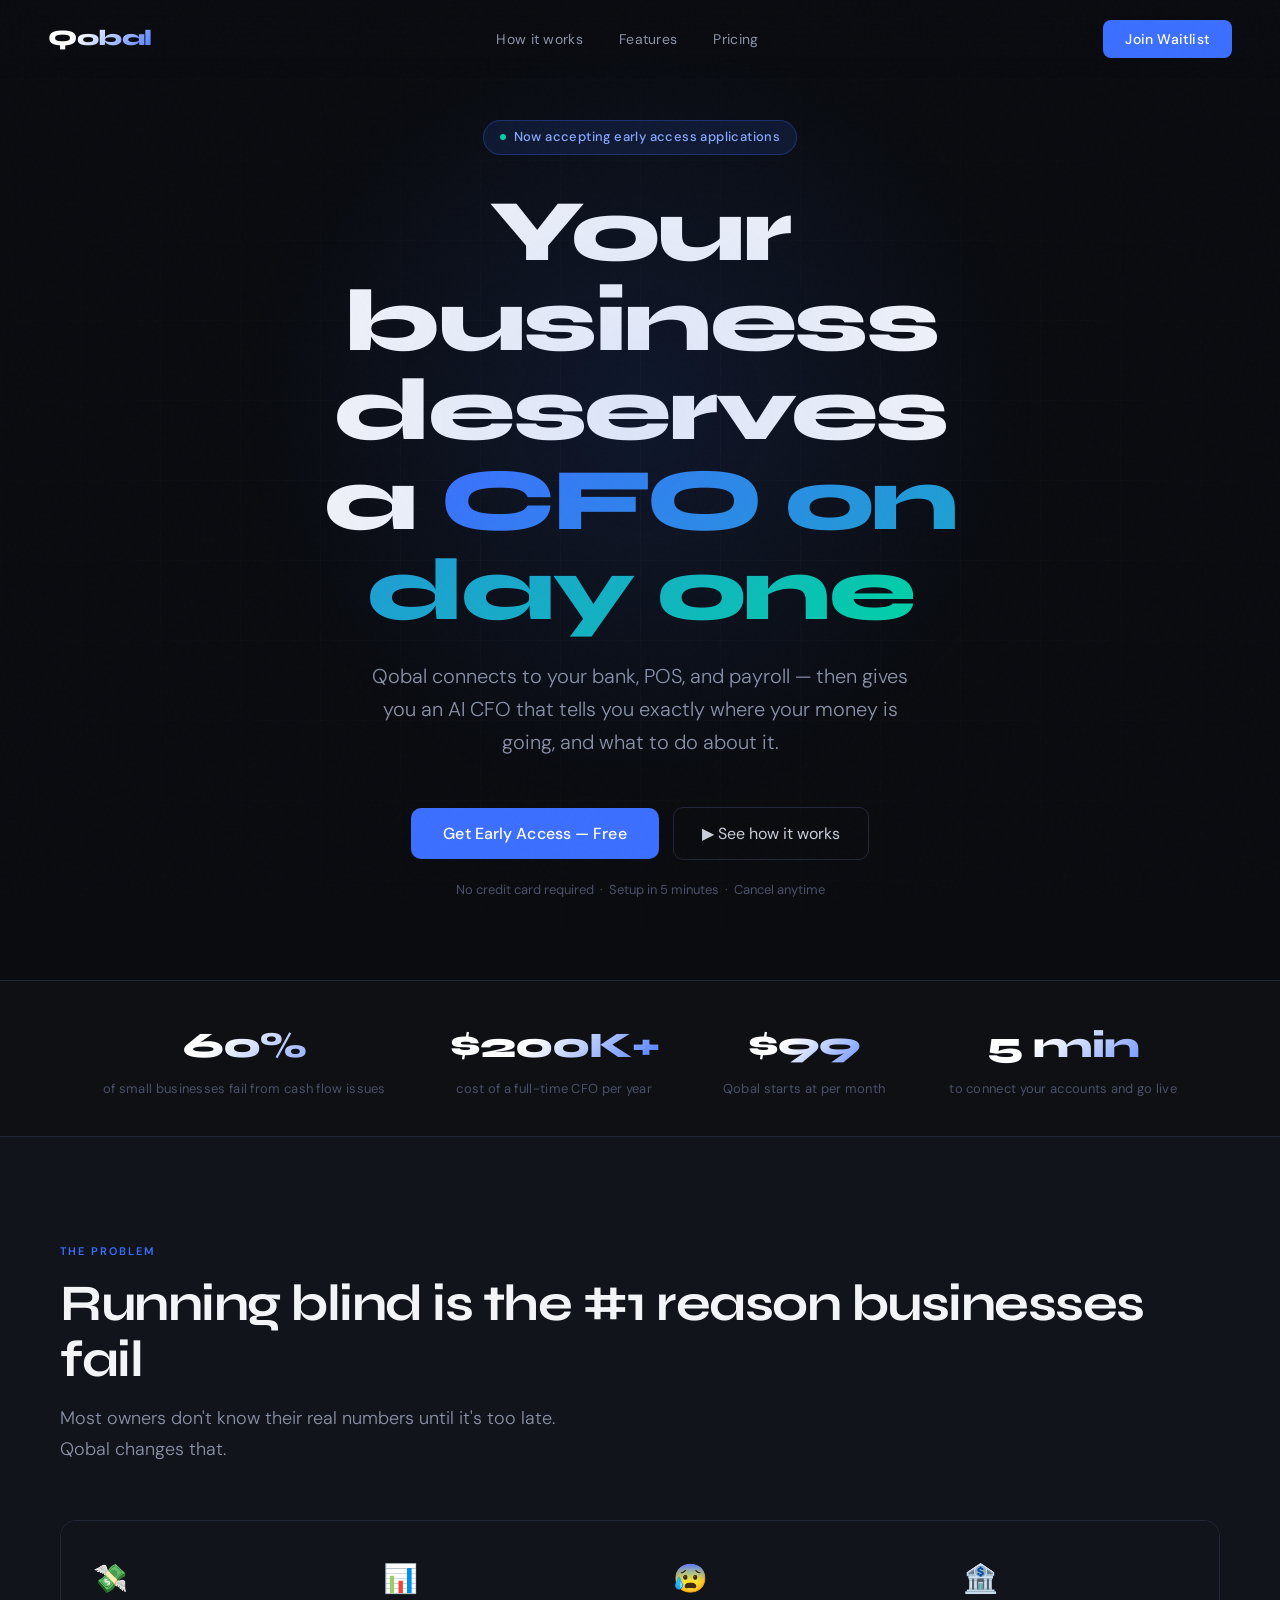
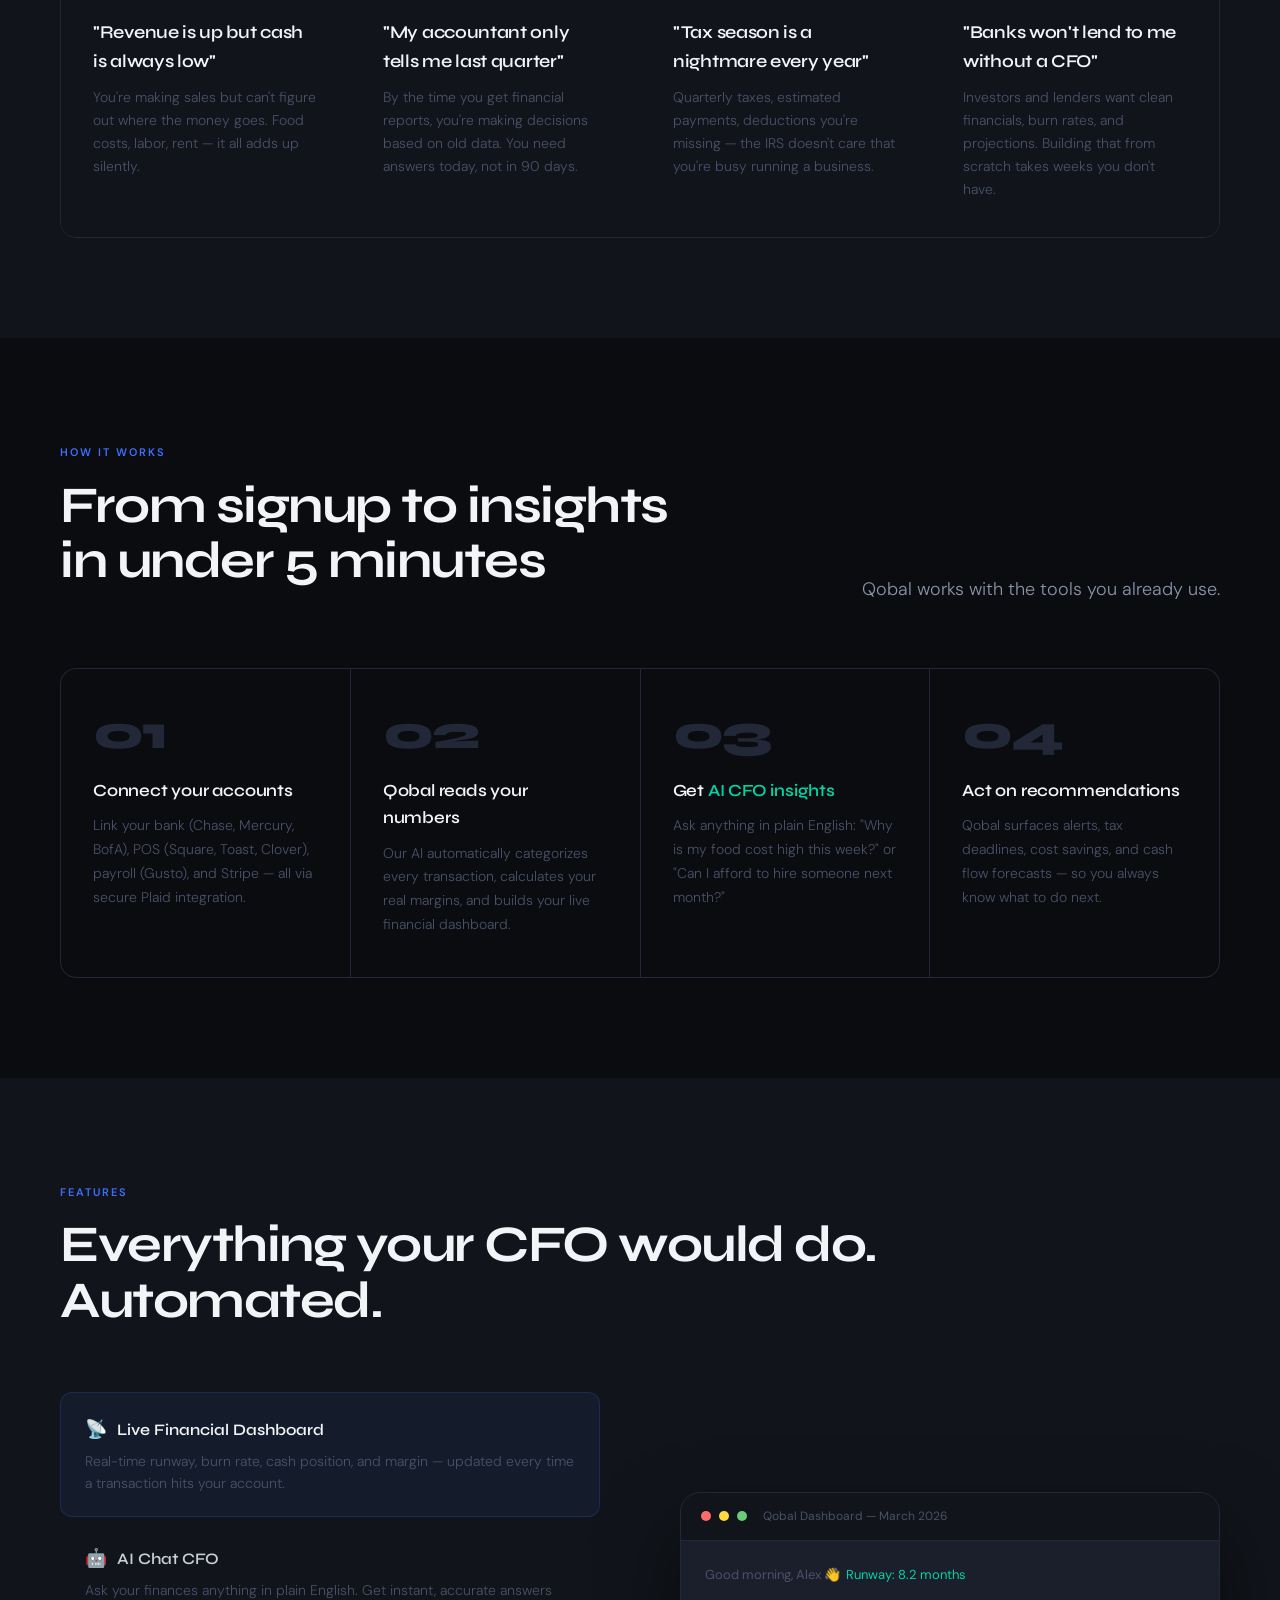
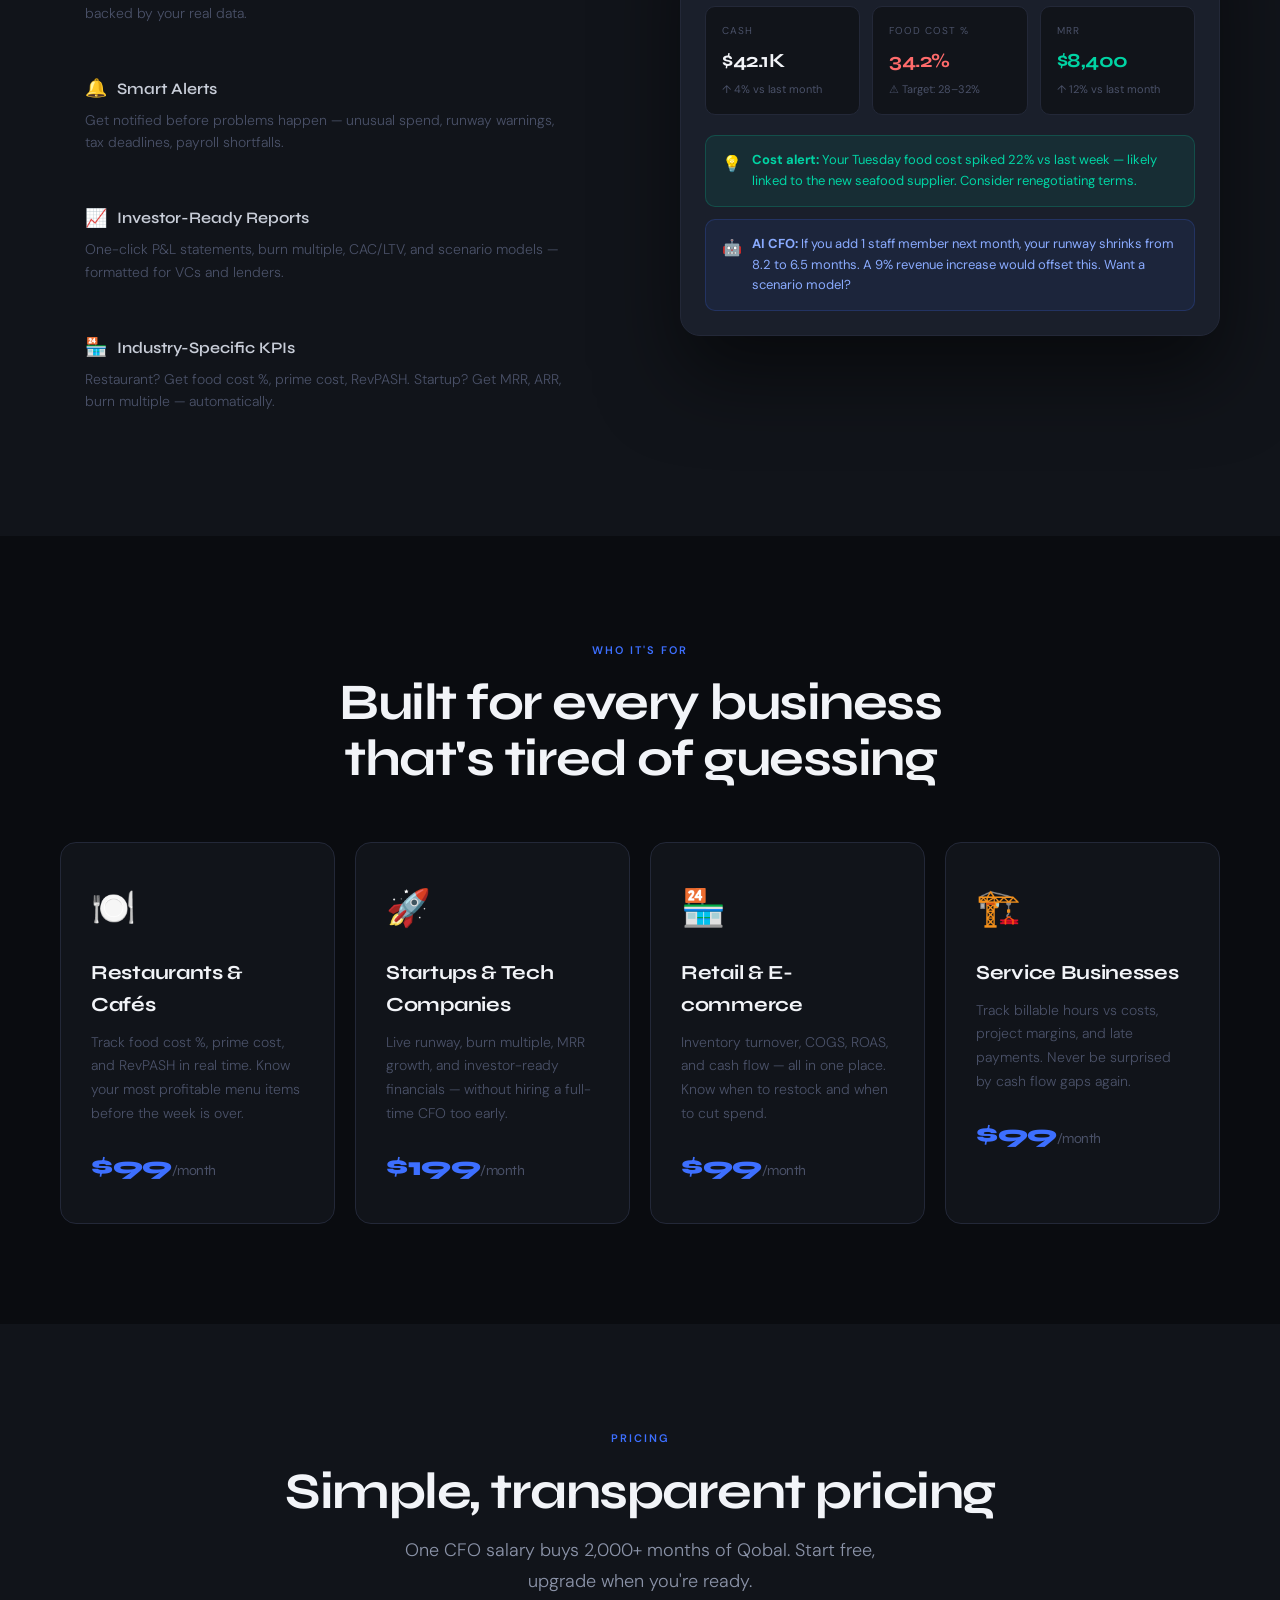
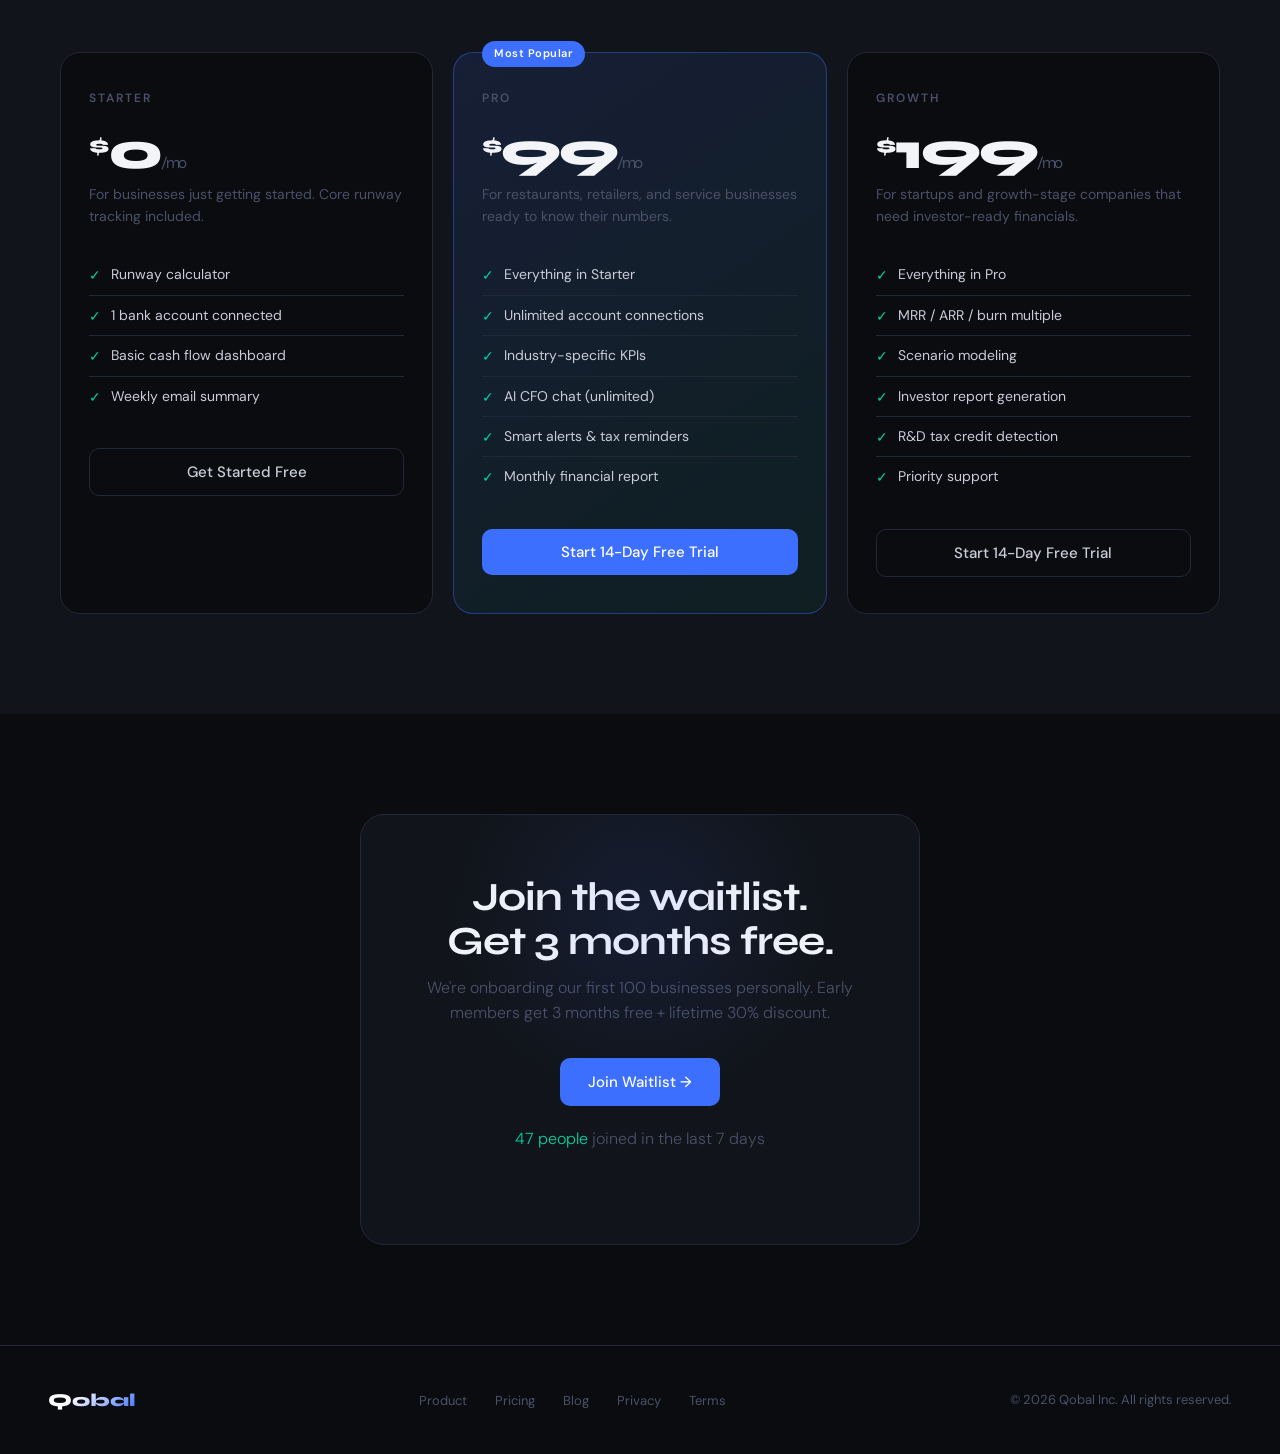
<file: index.html>
<!DOCTYPE html>
<html lang="en">
<head>
<meta charset="UTF-8">
<meta name="viewport" content="width=device-width, initial-scale=1.0">
<title>Qobal — Your AI CFO</title>
<link rel="preconnect" href="https://fonts.googleapis.com">
<link href="https://fonts.googleapis.com/css2?family=Syne:wght@400;500;600;700;800&family=DM+Sans:ital,opsz,wght@0,9..40,300;0,9..40,400;0,9..40,500;1,9..40,300&display=swap" rel="stylesheet">
<style>
  *, *::before, *::after { box-sizing: border-box; margin: 0; padding: 0; }

  :root {
    --ink:     #0A0C10;
    --ink2:    #11141A;
    --ink3:    #1A1F2B;
    --line:    #232838;
    --muted:   #4A5168;
    --mid:     #8B93A8;
    --light:   #C8CDD8;
    --white:   #F2F4F8;
    --accent:  #3D6FFF;
    --accent2: #00D4A4;
    --glow:    rgba(61,111,255,0.18);
    --font-display: 'Syne', sans-serif;
    --font-body:    'DM Sans', sans-serif;
  }

  html { scroll-behavior: smooth; }

  body {
    background: var(--ink);
    color: var(--white);
    font-family: var(--font-body);
    font-size: 16px;
    line-height: 1.6;
    overflow-x: hidden;
  }

  /* ── NOISE OVERLAY ── */
  body::before {
    content: '';
    position: fixed; inset: 0;
    background-image: url("data:image/svg+xml,%3Csvg viewBox='0 0 256 256' xmlns='http://www.w3.org/2000/svg'%3E%3Cfilter id='noise'%3E%3CfeTurbulence type='fractalNoise' baseFrequency='0.9' numOctaves='4' stitchTiles='stitch'/%3E%3C/filter%3E%3Crect width='100%25' height='100%25' filter='url(%23noise)' opacity='0.04'/%3E%3C/svg%3E");
    pointer-events: none; z-index: 9999; opacity: 0.35;
  }

  /* ── NAV ── */
  nav {
    position: fixed; top: 0; left: 0; right: 0; z-index: 100;
    display: flex; align-items: center; justify-content: space-between;
    padding: 20px 48px;
    background: linear-gradient(to bottom, rgba(10,12,16,0.95), transparent);
    backdrop-filter: blur(12px);
  }

  .logo {
    font-family: var(--font-display);
    font-size: 22px; font-weight: 800;
    letter-spacing: -0.5px;
    background: linear-gradient(135deg, #fff 30%, var(--accent));
    -webkit-background-clip: text; -webkit-text-fill-color: transparent;
  }

  .nav-links {
    display: flex; gap: 36px; list-style: none;
  }
  .nav-links a {
    color: var(--mid); text-decoration: none;
    font-size: 14px; font-weight: 400; letter-spacing: 0.3px;
    transition: color 0.2s;
  }
  .nav-links a:hover { color: var(--white); }

  .nav-cta {
    background: var(--accent);
    color: #fff; border: none; cursor: pointer;
    padding: 10px 22px; border-radius: 8px;
    font-family: var(--font-body); font-size: 14px; font-weight: 500;
    transition: all 0.2s; letter-spacing: 0.2px;
  }
  .nav-cta:hover { background: #5580ff; transform: translateY(-1px); box-shadow: 0 8px 24px rgba(61,111,255,0.35); }

  /* ── HERO ── */
  .hero {
    min-height: 100vh;
    display: flex; flex-direction: column;
    align-items: center; justify-content: center;
    text-align: center;
    padding: 120px 24px 80px;
    position: relative;
    overflow: hidden;
  }

  /* Radial glow */
  .hero::after {
    content: '';
    position: absolute;
    width: 800px; height: 800px;
    background: radial-gradient(circle, rgba(61,111,255,0.12) 0%, transparent 70%);
    top: 50%; left: 50%; transform: translate(-50%, -60%);
    pointer-events: none;
  }

  /* Grid lines */
  .hero-grid {
    position: absolute; inset: 0; pointer-events: none;
    background-image:
      linear-gradient(rgba(255,255,255,0.025) 1px, transparent 1px),
      linear-gradient(90deg, rgba(255,255,255,0.025) 1px, transparent 1px);
    background-size: 80px 80px;
    mask-image: radial-gradient(ellipse 70% 60% at 50% 50%, black, transparent);
  }

  .hero-badge {
    display: inline-flex; align-items: center; gap: 8px;
    background: rgba(61,111,255,0.12);
    border: 1px solid rgba(61,111,255,0.3);
    border-radius: 100px;
    padding: 6px 16px; margin-bottom: 32px;
    font-size: 13px; color: #8AABFF;
    font-weight: 500; letter-spacing: 0.4px;
    animation: fadeUp 0.8s ease both;
  }

  .badge-dot {
    width: 6px; height: 6px; border-radius: 50%;
    background: var(--accent2);
    animation: pulse 2s infinite;
  }

  @keyframes pulse {
    0%, 100% { opacity: 1; transform: scale(1); }
    50% { opacity: 0.5; transform: scale(1.4); }
  }

  h1 {
    font-family: var(--font-display);
    font-size: clamp(48px, 7vw, 88px);
    font-weight: 800;
    line-height: 1.02;
    letter-spacing: -2.5px;
    max-width: 900px;
    margin-bottom: 24px;
    animation: fadeUp 0.9s ease 0.1s both;
  }

  h1 .accent-word {
    background: linear-gradient(135deg, var(--accent) 0%, var(--accent2) 100%);
    -webkit-background-clip: text; -webkit-text-fill-color: transparent;
  }

  .hero-sub {
    font-size: clamp(17px, 2.2vw, 20px);
    color: var(--mid); max-width: 560px;
    font-weight: 300; line-height: 1.65;
    margin-bottom: 48px;
    animation: fadeUp 1s ease 0.2s both;
  }

  .hero-actions {
    display: flex; gap: 14px; align-items: center;
    flex-wrap: wrap; justify-content: center;
    animation: fadeUp 1s ease 0.3s both;
  }

  .btn-primary {
    background: var(--accent);
    color: #fff; border: none; cursor: pointer;
    padding: 15px 32px; border-radius: 10px;
    font-family: var(--font-body); font-size: 16px; font-weight: 500;
    transition: all 0.25s; letter-spacing: 0.1px;
    box-shadow: 0 0 0 0 rgba(61,111,255,0.4);
  }
  .btn-primary:hover {
    background: #5580ff; transform: translateY(-2px);
    box-shadow: 0 12px 32px rgba(61,111,255,0.4);
  }

  .btn-ghost {
    background: transparent;
    color: var(--light); border: 1px solid var(--line);
    cursor: pointer; padding: 15px 28px; border-radius: 10px;
    font-family: var(--font-body); font-size: 16px; font-weight: 400;
    transition: all 0.2s; display: flex; align-items: center; gap: 8px;
  }
  .btn-ghost:hover { border-color: var(--muted); color: var(--white); background: rgba(255,255,255,0.04); }

  .hero-note {
    margin-top: 20px;
    font-size: 13px; color: var(--muted);
    animation: fadeUp 1s ease 0.4s both;
  }

  /* ── STATS STRIP ── */
  .stats-strip {
    border-top: 1px solid var(--line);
    border-bottom: 1px solid var(--line);
    padding: 36px 48px;
    display: flex; justify-content: center;
    gap: 64px; flex-wrap: wrap;
    background: rgba(255,255,255,0.015);
  }

  .stat-item { text-align: center; }
  .stat-num {
    font-family: var(--font-display);
    font-size: 36px; font-weight: 800;
    letter-spacing: -1px;
    background: linear-gradient(135deg, #fff 40%, var(--accent));
    -webkit-background-clip: text; -webkit-text-fill-color: transparent;
  }
  .stat-label {
    font-size: 13px; color: var(--muted); margin-top: 4px;
    font-weight: 400; letter-spacing: 0.3px;
  }

  /* ── SECTION COMMONS ── */
  section { padding: 100px 24px; }

  .section-tag {
    display: inline-block;
    font-size: 11px; font-weight: 600;
    letter-spacing: 2px; text-transform: uppercase;
    color: var(--accent); margin-bottom: 16px;
  }

  .section-title {
    font-family: var(--font-display);
    font-size: clamp(32px, 4vw, 52px);
    font-weight: 700; letter-spacing: -1.5px;
    line-height: 1.08; margin-bottom: 16px;
  }

  .section-sub {
    font-size: 18px; color: var(--mid);
    max-width: 540px; font-weight: 300; line-height: 1.7;
  }

  .container { max-width: 1160px; margin: 0 auto; }

  /* ── PROBLEM ── */
  .problem {
    background: var(--ink2);
  }

  .problem-grid {
    display: grid;
    grid-template-columns: repeat(auto-fit, minmax(280px, 1fr));
    gap: 2px; margin-top: 56px;
    border: 1px solid var(--line); border-radius: 16px; overflow: hidden;
  }

  .problem-card {
    padding: 36px 32px;
    background: var(--ink2);
    transition: background 0.3s;
    position: relative;
  }
  .problem-card:hover { background: var(--ink3); }

  .problem-icon {
    font-size: 28px; margin-bottom: 16px; display: block;
  }

  .problem-card h3 {
    font-family: var(--font-display);
    font-size: 18px; font-weight: 600;
    margin-bottom: 10px; letter-spacing: -0.3px;
  }

  .problem-card p {
    font-size: 14px; color: var(--muted);
    line-height: 1.65; font-weight: 300;
  }

  /* ── HOW IT WORKS ── */
  .how {
    background: var(--ink);
  }

  .how-header {
    display: flex; justify-content: space-between;
    align-items: flex-end; margin-bottom: 64px;
    flex-wrap: wrap; gap: 24px;
  }

  .steps {
    display: grid;
    grid-template-columns: repeat(auto-fit, minmax(220px, 1fr));
    gap: 1px;
    background: var(--line);
    border: 1px solid var(--line); border-radius: 16px; overflow: hidden;
  }

  .step {
    background: var(--ink);
    padding: 40px 32px;
    transition: background 0.3s;
    position: relative;
  }
  .step:hover { background: var(--ink2); }

  .step-num {
    font-family: var(--font-display);
    font-size: 48px; font-weight: 800;
    color: var(--line); letter-spacing: -2px;
    margin-bottom: 20px; display: block;
    line-height: 1;
  }

  .step h3 {
    font-family: var(--font-display);
    font-size: 17px; font-weight: 600;
    margin-bottom: 10px; letter-spacing: -0.2px;
  }

  .step p {
    font-size: 14px; color: var(--muted);
    line-height: 1.7; font-weight: 300;
  }

  .step-accent { color: var(--accent2); }

  /* ── FEATURES ── */
  .features { background: var(--ink2); }

  .features-layout {
    display: grid;
    grid-template-columns: 1fr 1fr;
    gap: 80px; align-items: center;
    margin-top: 64px;
  }

  @media (max-width: 768px) {
    .features-layout { grid-template-columns: 1fr; gap: 48px; }
  }

  .feature-list { display: flex; flex-direction: column; gap: 4px; }

  .feature-item {
    padding: 22px 24px;
    border-radius: 12px;
    cursor: pointer;
    transition: all 0.25s;
    border: 1px solid transparent;
  }
  .feature-item:hover, .feature-item.active {
    background: rgba(61,111,255,0.08);
    border-color: rgba(61,111,255,0.2);
  }
  .feature-item.active .feature-title { color: var(--white); }

  .feature-title {
    font-family: var(--font-display);
    font-size: 16px; font-weight: 600;
    color: var(--light); margin-bottom: 6px;
    display: flex; align-items: center; gap: 10px;
  }

  .feature-title .fi { font-size: 18px; }

  .feature-desc {
    font-size: 14px; color: var(--muted);
    line-height: 1.6; font-weight: 300;
  }

  /* Dashboard mockup */
  .dashboard-mock {
    background: var(--ink3);
    border: 1px solid var(--line);
    border-radius: 20px; overflow: hidden;
    box-shadow: 0 40px 80px rgba(0,0,0,0.5);
  }

  .mock-topbar {
    background: var(--ink2);
    border-bottom: 1px solid var(--line);
    padding: 14px 20px;
    display: flex; align-items: center; gap: 8px;
  }
  .mock-dot { width: 10px; height: 10px; border-radius: 50%; }

  .mock-body { padding: 24px; }

  .mock-greeting {
    font-size: 13px; color: var(--muted); margin-bottom: 20px;
  }
  .mock-greeting span { color: var(--accent2); }

  .mock-cards {
    display: grid; grid-template-columns: 1fr 1fr 1fr;
    gap: 12px; margin-bottom: 20px;
  }

  .mock-card {
    background: var(--ink2);
    border: 1px solid var(--line);
    border-radius: 10px; padding: 16px;
  }

  .mock-card-label { font-size: 10px; color: var(--muted); margin-bottom: 6px; text-transform: uppercase; letter-spacing: 1px; }
  .mock-card-val {
    font-family: var(--font-display);
    font-size: 20px; font-weight: 700;
    letter-spacing: -0.5px;
  }
  .mock-card-val.green { color: var(--accent2); }
  .mock-card-val.red { color: #FF6B6B; }
  .mock-card-sub { font-size: 11px; color: var(--muted); margin-top: 4px; }

  .mock-alert {
    background: rgba(0,212,164,0.08);
    border: 1px solid rgba(0,212,164,0.2);
    border-radius: 10px; padding: 14px 16px;
    font-size: 13px; color: var(--accent2);
    display: flex; align-items: flex-start; gap: 10px;
    margin-bottom: 12px;
  }

  .mock-alert-icon { font-size: 16px; flex-shrink: 0; margin-top: 1px; }

  .mock-chat {
    background: rgba(61,111,255,0.08);
    border: 1px solid rgba(61,111,255,0.2);
    border-radius: 10px; padding: 14px 16px;
    font-size: 13px; color: #8AABFF;
    display: flex; align-items: flex-start; gap: 10px;
  }

  /* ── WHO ── */
  .who { background: var(--ink); }

  .who-cards {
    display: grid;
    grid-template-columns: repeat(auto-fit, minmax(260px, 1fr));
    gap: 20px; margin-top: 56px;
  }

  .who-card {
    background: var(--ink2);
    border: 1px solid var(--line);
    border-radius: 16px; padding: 36px 30px;
    transition: all 0.3s;
    position: relative; overflow: hidden;
  }

  .who-card::before {
    content: '';
    position: absolute; top: 0; left: 0; right: 0; height: 2px;
    background: linear-gradient(90deg, var(--accent), var(--accent2));
    transform: scaleX(0); transform-origin: left;
    transition: transform 0.3s;
  }
  .who-card:hover { border-color: var(--muted); transform: translateY(-4px); }
  .who-card:hover::before { transform: scaleX(1); }

  .who-emoji { font-size: 36px; margin-bottom: 20px; display: block; }

  .who-card h3 {
    font-family: var(--font-display);
    font-size: 20px; font-weight: 700;
    margin-bottom: 10px; letter-spacing: -0.3px;
  }

  .who-card p {
    font-size: 14px; color: var(--muted);
    line-height: 1.7; font-weight: 300; margin-bottom: 20px;
  }

  .who-price {
    font-family: var(--font-display);
    font-size: 26px; font-weight: 800;
    letter-spacing: -0.5px;
    color: var(--accent);
  }
  .who-price span { font-size: 14px; font-weight: 400; color: var(--muted); }

  /* ── PRICING ── */
  .pricing { background: var(--ink2); }

  .pricing-grid {
    display: grid;
    grid-template-columns: repeat(auto-fit, minmax(260px, 1fr));
    gap: 20px; margin-top: 56px;
  }

  .pricing-card {
    background: var(--ink);
    border: 1px solid var(--line);
    border-radius: 20px; padding: 36px 28px;
    position: relative; transition: all 0.3s;
  }
  .pricing-card:hover { border-color: var(--muted); transform: translateY(-4px); }

  .pricing-card.featured {
    background: linear-gradient(145deg, rgba(61,111,255,0.12), rgba(0,212,164,0.06));
    border-color: rgba(61,111,255,0.4);
  }

  .pricing-badge {
    position: absolute; top: -12px; left: 28px;
    background: var(--accent);
    color: #fff; font-size: 11px; font-weight: 600;
    padding: 4px 12px; border-radius: 100px; letter-spacing: 0.5px;
  }

  .pricing-tier {
    font-size: 12px; font-weight: 600; text-transform: uppercase;
    letter-spacing: 2px; color: var(--muted); margin-bottom: 16px;
  }

  .pricing-price {
    font-family: var(--font-display);
    font-size: 52px; font-weight: 800;
    letter-spacing: -2px; line-height: 1;
    margin-bottom: 6px;
  }
  .pricing-price .dollar { font-size: 24px; vertical-align: top; margin-top: 10px; display: inline-block; }
  .pricing-price .per { font-size: 16px; font-weight: 400; color: var(--muted); }

  .pricing-desc {
    font-size: 14px; color: var(--muted);
    margin-bottom: 28px; line-height: 1.6;
  }

  .pricing-feats { list-style: none; margin-bottom: 32px; }
  .pricing-feats li {
    font-size: 14px; padding: 8px 0;
    border-bottom: 1px solid var(--line);
    display: flex; gap: 10px; align-items: flex-start;
    color: var(--light);
  }
  .pricing-feats li:last-child { border-bottom: none; }
  .check { color: var(--accent2); flex-shrink: 0; margin-top: 1px; }

  .pricing-btn {
    width: 100%; padding: 13px;
    border-radius: 10px; cursor: pointer;
    font-family: var(--font-body); font-size: 15px; font-weight: 500;
    transition: all 0.2s;
  }
  .pricing-btn.primary {
    background: var(--accent); color: #fff; border: none;
  }
  .pricing-btn.primary:hover { background: #5580ff; }
  .pricing-btn.outline {
    background: transparent; color: var(--light);
    border: 1px solid var(--line);
  }
  .pricing-btn.outline:hover { border-color: var(--muted); }

  /* ── WAITLIST ── */
  .waitlist {
    background: var(--ink);
    text-align: center;
  }

  .waitlist-box {
    max-width: 560px; margin: 0 auto;
    background: var(--ink2);
    border: 1px solid var(--line);
    border-radius: 24px; padding: 60px 48px;
    position: relative; overflow: hidden;
  }

  .waitlist-box::before {
    content: '';
    position: absolute; top: -100px; left: 50%; transform: translateX(-50%);
    width: 400px; height: 400px;
    background: radial-gradient(circle, rgba(61,111,255,0.1), transparent 70%);
    pointer-events: none;
  }

  .waitlist-box h2 {
    font-family: var(--font-display);
    font-size: clamp(28px, 4vw, 40px);
    font-weight: 700; letter-spacing: -1px;
    margin-bottom: 12px; line-height: 1.1;
  }

  .waitlist-box p {
    color: var(--muted); font-size: 16px;
    margin-bottom: 32px; font-weight: 300;
  }

  .waitlist-form {
    display: flex; gap: 10px; flex-wrap: wrap; justify-content: center;
  }

  .waitlist-input {
    flex: 1; min-width: 220px;
    background: var(--ink3);
    border: 1px solid var(--line);
    border-radius: 10px; padding: 14px 18px;
    color: var(--white); font-family: var(--font-body); font-size: 15px;
    outline: none; transition: border-color 0.2s;
  }
  .waitlist-input::placeholder { color: var(--muted); }
  .waitlist-input:focus { border-color: var(--accent); }

  .waitlist-btn {
    background: var(--accent); color: #fff; border: none;
    cursor: pointer; padding: 14px 28px; border-radius: 10px;
    font-family: var(--font-body); font-size: 15px; font-weight: 500;
    transition: all 0.2s; white-space: nowrap;
  }
  .waitlist-btn:hover { background: #5580ff; transform: translateY(-1px); }

  .waitlist-social {
    margin-top: 20px; font-size: 13px; color: var(--muted);
  }
  .waitlist-social span { color: var(--accent2); }

  /* ── FOOTER ── */
  footer {
    border-top: 1px solid var(--line);
    padding: 40px 48px;
    display: flex; justify-content: space-between;
    align-items: center; flex-wrap: wrap; gap: 20px;
  }

  .footer-logo {
    font-family: var(--font-display);
    font-size: 18px; font-weight: 800;
    background: linear-gradient(135deg, #fff 30%, var(--accent));
    -webkit-background-clip: text; -webkit-text-fill-color: transparent;
  }

  .footer-links {
    display: flex; gap: 28px; list-style: none;
  }
  .footer-links a {
    color: var(--muted); text-decoration: none; font-size: 13px;
    transition: color 0.2s;
  }
  .footer-links a:hover { color: var(--white); }

  .footer-copy { font-size: 13px; color: var(--muted); }

  /* ── ANIMATIONS ── */
  @keyframes fadeUp {
    from { opacity: 0; transform: translateY(24px); }
    to   { opacity: 1; transform: translateY(0); }
  }

  .reveal {
    opacity: 0; transform: translateY(32px);
    transition: opacity 0.7s ease, transform 0.7s ease;
  }
  .reveal.visible { opacity: 1; transform: translateY(0); }

  /* ── MOBILE ── */
  @media (max-width: 768px) {
    nav { padding: 16px 20px; }
    .nav-links { display: none; }
    .stats-strip { padding: 28px 24px; gap: 32px; }
    section { padding: 72px 20px; }
    footer { padding: 32px 20px; flex-direction: column; text-align: center; }
    .waitlist-box { padding: 40px 24px; }
  }
</style>
</head>
<body>

<!-- NAV -->
<nav>
  <div class="logo">Qobal</div>
  <ul class="nav-links">
    <li><a href="#how">How it works</a></li>
    <li><a href="#features">Features</a></li>
    <li><a href="#pricing">Pricing</a></li>
  </ul>
  <button class="nav-cta" onclick="window.open('https://tally.so/r/gDZ901', '_blank')">Join Waitlist</button>
</nav>

<!-- HERO -->
<section class="hero">
  <div class="hero-grid"></div>

  <div class="hero-badge">
    <span class="badge-dot"></span>
    Now accepting early access applications
  </div>

  <h1>Your business deserves<br>a <span class="accent-word">CFO on day one</span></h1>

  <p class="hero-sub">
    Qobal connects to your bank, POS, and payroll — then gives you an AI CFO that tells you exactly where your money is going, and what to do about it.
  </p>

  <div class="hero-actions">
    <button class="btn-primary" onclick="window.open('https://tally.so/r/gDZ901', '_blank')">
      Get Early Access — Free
    </button>
    <button class="btn-ghost" onclick="document.getElementById('how').scrollIntoView({behavior:'smooth'})">
      ▶ See how it works
    </button>
  </div>

  <p class="hero-note">No credit card required &nbsp;·&nbsp; Setup in 5 minutes &nbsp;·&nbsp; Cancel anytime</p>
</section>

<!-- STATS -->
<div class="stats-strip">
  <div class="stat-item">
    <div class="stat-num">60%</div>
    <div class="stat-label">of small businesses fail from cash flow issues</div>
  </div>
  <div class="stat-item">
    <div class="stat-num">$200K+</div>
    <div class="stat-label">cost of a full-time CFO per year</div>
  </div>
  <div class="stat-item">
    <div class="stat-num">$99</div>
    <div class="stat-label">Qobal starts at per month</div>
  </div>
  <div class="stat-item">
    <div class="stat-num">5 min</div>
    <div class="stat-label">to connect your accounts and go live</div>
  </div>
</div>

<!-- PROBLEM -->
<section class="problem" id="problem">
  <div class="container">
    <div class="reveal">
      <span class="section-tag">The Problem</span>
      <h2 class="section-title">Running blind is the #1 reason businesses fail</h2>
      <p class="section-sub">Most owners don't know their real numbers until it's too late. Qobal changes that.</p>
    </div>

    <div class="problem-grid reveal">
      <div class="problem-card">
        <span class="problem-icon">💸</span>
        <h3>"Revenue is up but cash is always low"</h3>
        <p>You're making sales but can't figure out where the money goes. Food costs, labor, rent — it all adds up silently.</p>
      </div>
      <div class="problem-card">
        <span class="problem-icon">📊</span>
        <h3>"My accountant only tells me last quarter"</h3>
        <p>By the time you get financial reports, you're making decisions based on old data. You need answers today, not in 90 days.</p>
      </div>
      <div class="problem-card">
        <span class="problem-icon">😰</span>
        <h3>"Tax season is a nightmare every year"</h3>
        <p>Quarterly taxes, estimated payments, deductions you're missing — the IRS doesn't care that you're busy running a business.</p>
      </div>
      <div class="problem-card">
        <span class="problem-icon">🏦</span>
        <h3>"Banks won't lend to me without a CFO"</h3>
        <p>Investors and lenders want clean financials, burn rates, and projections. Building that from scratch takes weeks you don't have.</p>
      </div>
    </div>
  </div>
</section>

<!-- HOW IT WORKS -->
<section class="how" id="how">
  <div class="container">
    <div class="how-header reveal">
      <div>
        <span class="section-tag">How It Works</span>
        <h2 class="section-title">From signup to insights<br>in under 5 minutes</h2>
      </div>
      <p class="section-sub">Qobal works with the tools you already use.</p>
    </div>

    <div class="steps reveal">
      <div class="step">
        <span class="step-num">01</span>
        <h3>Connect your accounts</h3>
        <p>Link your bank (Chase, Mercury, BofA), POS (Square, Toast, Clover), payroll (Gusto), and Stripe — all via secure Plaid integration.</p>
      </div>
      <div class="step">
        <span class="step-num">02</span>
        <h3>Qobal reads your numbers</h3>
        <p>Our AI automatically categorizes every transaction, calculates your real margins, and builds your live financial dashboard.</p>
      </div>
      <div class="step">
        <span class="step-num">03</span>
        <h3>Get <span class="step-accent">AI CFO insights</span></h3>
        <p>Ask anything in plain English: "Why is my food cost high this week?" or "Can I afford to hire someone next month?"</p>
      </div>
      <div class="step">
        <span class="step-num">04</span>
        <h3>Act on recommendations</h3>
        <p>Qobal surfaces alerts, tax deadlines, cost savings, and cash flow forecasts — so you always know what to do next.</p>
      </div>
    </div>
  </div>
</section>

<!-- FEATURES -->
<section class="features" id="features">
  <div class="container">
    <div class="reveal">
      <span class="section-tag">Features</span>
      <h2 class="section-title">Everything your CFO would do.<br>Automated.</h2>
    </div>

    <div class="features-layout">
      <div class="feature-list reveal">
        <div class="feature-item active">
          <div class="feature-title"><span class="fi">📡</span> Live Financial Dashboard</div>
          <div class="feature-desc">Real-time runway, burn rate, cash position, and margin — updated every time a transaction hits your account.</div>
        </div>
        <div class="feature-item">
          <div class="feature-title"><span class="fi">🤖</span> AI Chat CFO</div>
          <div class="feature-desc">Ask your finances anything in plain English. Get instant, accurate answers backed by your real data.</div>
        </div>
        <div class="feature-item">
          <div class="feature-title"><span class="fi">🔔</span> Smart Alerts</div>
          <div class="feature-desc">Get notified before problems happen — unusual spend, runway warnings, tax deadlines, payroll shortfalls.</div>
        </div>
        <div class="feature-item">
          <div class="feature-title"><span class="fi">📈</span> Investor-Ready Reports</div>
          <div class="feature-desc">One-click P&L statements, burn multiple, CAC/LTV, and scenario models — formatted for VCs and lenders.</div>
        </div>
        <div class="feature-item">
          <div class="feature-title"><span class="fi">🏪</span> Industry-Specific KPIs</div>
          <div class="feature-desc">Restaurant? Get food cost %, prime cost, RevPASH. Startup? Get MRR, ARR, burn multiple — automatically.</div>
        </div>
      </div>

      <!-- Dashboard mockup -->
      <div class="dashboard-mock reveal">
        <div class="mock-topbar">
          <div class="mock-dot" style="background:#FF6B6B"></div>
          <div class="mock-dot" style="background:#FFD93D"></div>
          <div class="mock-dot" style="background:#6BCB77"></div>
          <span style="margin-left:8px; font-size:12px; color:var(--muted)">Qobal Dashboard — March 2026</span>
        </div>
        <div class="mock-body">
          <div class="mock-greeting">Good morning, Alex 👋 &nbsp;<span>Runway: 8.2 months</span></div>
          <div class="mock-cards">
            <div class="mock-card">
              <div class="mock-card-label">Cash</div>
              <div class="mock-card-val">$42.1K</div>
              <div class="mock-card-sub">↑ 4% vs last month</div>
            </div>
            <div class="mock-card">
              <div class="mock-card-label">Food Cost %</div>
              <div class="mock-card-val red">34.2%</div>
              <div class="mock-card-sub">⚠ Target: 28–32%</div>
            </div>
            <div class="mock-card">
              <div class="mock-card-label">MRR</div>
              <div class="mock-card-val green">$8,400</div>
              <div class="mock-card-sub">↑ 12% vs last month</div>
            </div>
          </div>
          <div class="mock-alert">
            <span class="mock-alert-icon">💡</span>
            <div><strong>Cost alert:</strong> Your Tuesday food cost spiked 22% vs last week — likely linked to the new seafood supplier. Consider renegotiating terms.</div>
          </div>
          <div class="mock-chat">
            <span class="mock-alert-icon">🤖</span>
            <div><strong>AI CFO:</strong> If you add 1 staff member next month, your runway shrinks from 8.2 to 6.5 months. A 9% revenue increase would offset this. Want a scenario model?</div>
          </div>
        </div>
      </div>
    </div>
  </div>
</section>

<!-- WHO IS IT FOR -->
<section class="who" id="who">
  <div class="container">
    <div class="reveal" style="text-align:center; margin-bottom: 0;">
      <span class="section-tag">Who It's For</span>
      <h2 class="section-title">Built for every business<br>that's tired of guessing</h2>
    </div>

    <div class="who-cards">
      <div class="who-card reveal">
        <span class="who-emoji">🍽️</span>
        <h3>Restaurants & Cafés</h3>
        <p>Track food cost %, prime cost, and RevPASH in real time. Know your most profitable menu items before the week is over.</p>
        <div class="who-price">$99<span>/month</span></div>
      </div>
      <div class="who-card reveal">
        <span class="who-emoji">🚀</span>
        <h3>Startups & Tech Companies</h3>
        <p>Live runway, burn multiple, MRR growth, and investor-ready financials — without hiring a full-time CFO too early.</p>
        <div class="who-price">$199<span>/month</span></div>
      </div>
      <div class="who-card reveal">
        <span class="who-emoji">🏪</span>
        <h3>Retail & E-commerce</h3>
        <p>Inventory turnover, COGS, ROAS, and cash flow — all in one place. Know when to restock and when to cut spend.</p>
        <div class="who-price">$99<span>/month</span></div>
      </div>
      <div class="who-card reveal">
        <span class="who-emoji">🏗️</span>
        <h3>Service Businesses</h3>
        <p>Track billable hours vs costs, project margins, and late payments. Never be surprised by cash flow gaps again.</p>
        <div class="who-price">$99<span>/month</span></div>
      </div>
    </div>
  </div>
</section>

<!-- PRICING -->
<section class="pricing" id="pricing">
  <div class="container">
    <div class="reveal" style="text-align:center">
      <span class="section-tag">Pricing</span>
      <h2 class="section-title">Simple, transparent pricing</h2>
      <p class="section-sub" style="margin: 0 auto">One CFO salary buys 2,000+ months of Qobal. Start free, upgrade when you're ready.</p>
    </div>

    <div class="pricing-grid">
      <div class="pricing-card reveal">
        <div class="pricing-tier">Starter</div>
        <div class="pricing-price"><span class="dollar">$</span>0<span class="per">/mo</span></div>
        <div class="pricing-desc">For businesses just getting started. Core runway tracking included.</div>
        <ul class="pricing-feats">
          <li><span class="check">✓</span> Runway calculator</li>
          <li><span class="check">✓</span> 1 bank account connected</li>
          <li><span class="check">✓</span> Basic cash flow dashboard</li>
          <li><span class="check">✓</span> Weekly email summary</li>
        </ul>
        <button class="pricing-btn outline" onclick="window.open('https://tally.so/r/gDZ901', '_blank')">Get Started Free</button>
      </div>

      <div class="pricing-card featured reveal">
        <div class="pricing-badge">Most Popular</div>
        <div class="pricing-tier">Pro</div>
        <div class="pricing-price"><span class="dollar">$</span>99<span class="per">/mo</span></div>
        <div class="pricing-desc">For restaurants, retailers, and service businesses ready to know their numbers.</div>
        <ul class="pricing-feats">
          <li><span class="check">✓</span> Everything in Starter</li>
          <li><span class="check">✓</span> Unlimited account connections</li>
          <li><span class="check">✓</span> Industry-specific KPIs</li>
          <li><span class="check">✓</span> AI CFO chat (unlimited)</li>
          <li><span class="check">✓</span> Smart alerts & tax reminders</li>
          <li><span class="check">✓</span> Monthly financial report</li>
        </ul>
        <button class="pricing-btn primary" onclick="window.open('https://tally.so/r/gDZ901', '_blank')">Start 14-Day Free Trial</button>
      </div>

      <div class="pricing-card reveal">
        <div class="pricing-tier">Growth</div>
        <div class="pricing-price"><span class="dollar">$</span>199<span class="per">/mo</span></div>
        <div class="pricing-desc">For startups and growth-stage companies that need investor-ready financials.</div>
        <ul class="pricing-feats">
          <li><span class="check">✓</span> Everything in Pro</li>
          <li><span class="check">✓</span> MRR / ARR / burn multiple</li>
          <li><span class="check">✓</span> Scenario modeling</li>
          <li><span class="check">✓</span> Investor report generation</li>
          <li><span class="check">✓</span> R&D tax credit detection</li>
          <li><span class="check">✓</span> Priority support</li>
        </ul>
        <button class="pricing-btn outline" onclick="window.open('https://tally.so/r/gDZ901', '_blank')">Start 14-Day Free Trial</button>
      </div>
    </div>
  </div>
</section>

<!-- WAITLIST -->
<section class="waitlist" id="waitlist">
  <div class="container">
    <div class="waitlist-box reveal">
      <h2>Join the waitlist.<br>Get 3 months free.</h2>
      <p>We're onboarding our first 100 businesses personally. Early members get 3 months free + lifetime 30% discount.</p>

      <div class="waitlist-form">
        <button class="waitlist-btn" onclick="window.open('https://tally.so/r/gDZ901', '_blank')">Join Waitlist →</button>
      </div>
      <p class="waitlist-social">
        <span>47 people</span> joined in the last 7 days
      </p>
    </div>
  </div>
</section>

<!-- FOOTER -->
<footer>
  <div class="footer-logo">Qobal</div>
  <ul class="footer-links">
    <li><a href="#">Product</a></li>
    <li><a href="#">Pricing</a></li>
    <li><a href="#">Blog</a></li>
    <li><a href="#">Privacy</a></li>
    <li><a href="#">Terms</a></li>
  </ul>
  <div class="footer-copy">© 2026 Qobal Inc. All rights reserved.</div>
</footer>

<script>
  // Scroll reveal
  const observer = new IntersectionObserver((entries) => {
    entries.forEach(e => {
      if (e.isIntersecting) {
        e.target.classList.add('visible');
        // Stagger children
        const children = e.target.querySelectorAll('.problem-card, .step, .feature-item, .who-card, .pricing-card');
        children.forEach((child, i) => {
          child.style.transitionDelay = `${i * 0.08}s`;
        });
      }
    });
  }, { threshold: 0.1, rootMargin: '0px 0px -60px 0px' });

  document.querySelectorAll('.reveal').forEach(el => observer.observe(el));

  // Feature tabs
  document.querySelectorAll('.feature-item').forEach(item => {
    item.addEventListener('click', () => {
      document.querySelectorAll('.feature-item').forEach(i => i.classList.remove('active'));
      item.classList.add('active');
    });
  });

  // Waitlist form
  function handleSubmit(e) {
    e.preventDefault();
    window.open('https://tally.so/r/gDZ901', '_blank');
  }

  // Subtle number counter animation
  function animateCounter(el, target, duration = 1500) {
    let start = 0;
    const step = target / (duration / 16);
    const timer = setInterval(() => {
      start += step;
      if (start >= target) { start = target; clearInterval(timer); }
      el.textContent = Math.floor(start).toLocaleString();
    }, 16);
  }
</script>
</body>
</html>
</file>
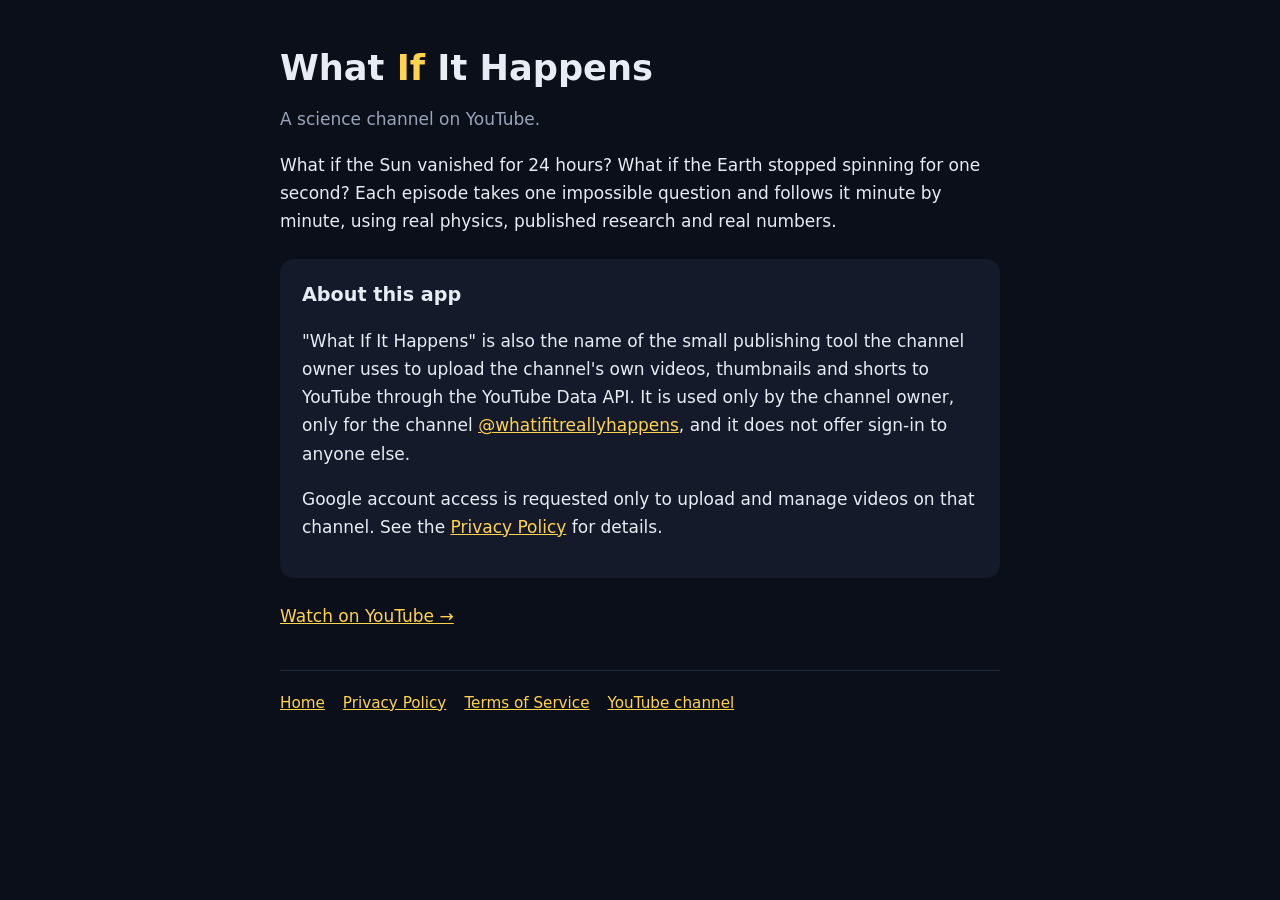
<file: whatif/index.html>
<!doctype html><html lang="en"><head><meta charset="utf-8"><meta name="viewport" content="width=device-width,initial-scale=1">
<title>What If It Happens</title><meta name="description" content="What If It Happens: impossible questions answered minute by minute with real science."><link rel="stylesheet" href="style.css"></head>
<body><main>
<h1>What <span>If</span> It Happens</h1>
<p class="muted">A science channel on YouTube.</p>
<p>What if the Sun vanished for 24 hours? What if the Earth stopped spinning for one second? Each episode takes one impossible question and follows it minute by minute, using real physics, published research and real numbers.</p>
<div class="card">
<h2 style="margin-top:0">About this app</h2>
<p>"What If It Happens" is also the name of the small publishing tool the channel owner uses to upload the channel's own videos, thumbnails and shorts to YouTube through the YouTube Data API. It is used only by the channel owner, only for the channel <a href="https://www.youtube.com/@whatifitreallyhappens">@whatifitreallyhappens</a>, and it does not offer sign-in to anyone else.</p>
<p>Google account access is requested only to upload and manage videos on that channel. See the <a href="privacy.html">Privacy Policy</a> for details.</p>
</div>
<p><a href="https://www.youtube.com/@whatifitreallyhappens">Watch on YouTube →</a></p>
<nav><a href="./">Home</a><a href="privacy.html">Privacy Policy</a><a href="terms.html">Terms of Service</a><a href="https://www.youtube.com/@whatifitreallyhappens">YouTube channel</a></nav>
</main></body></html>
</file>
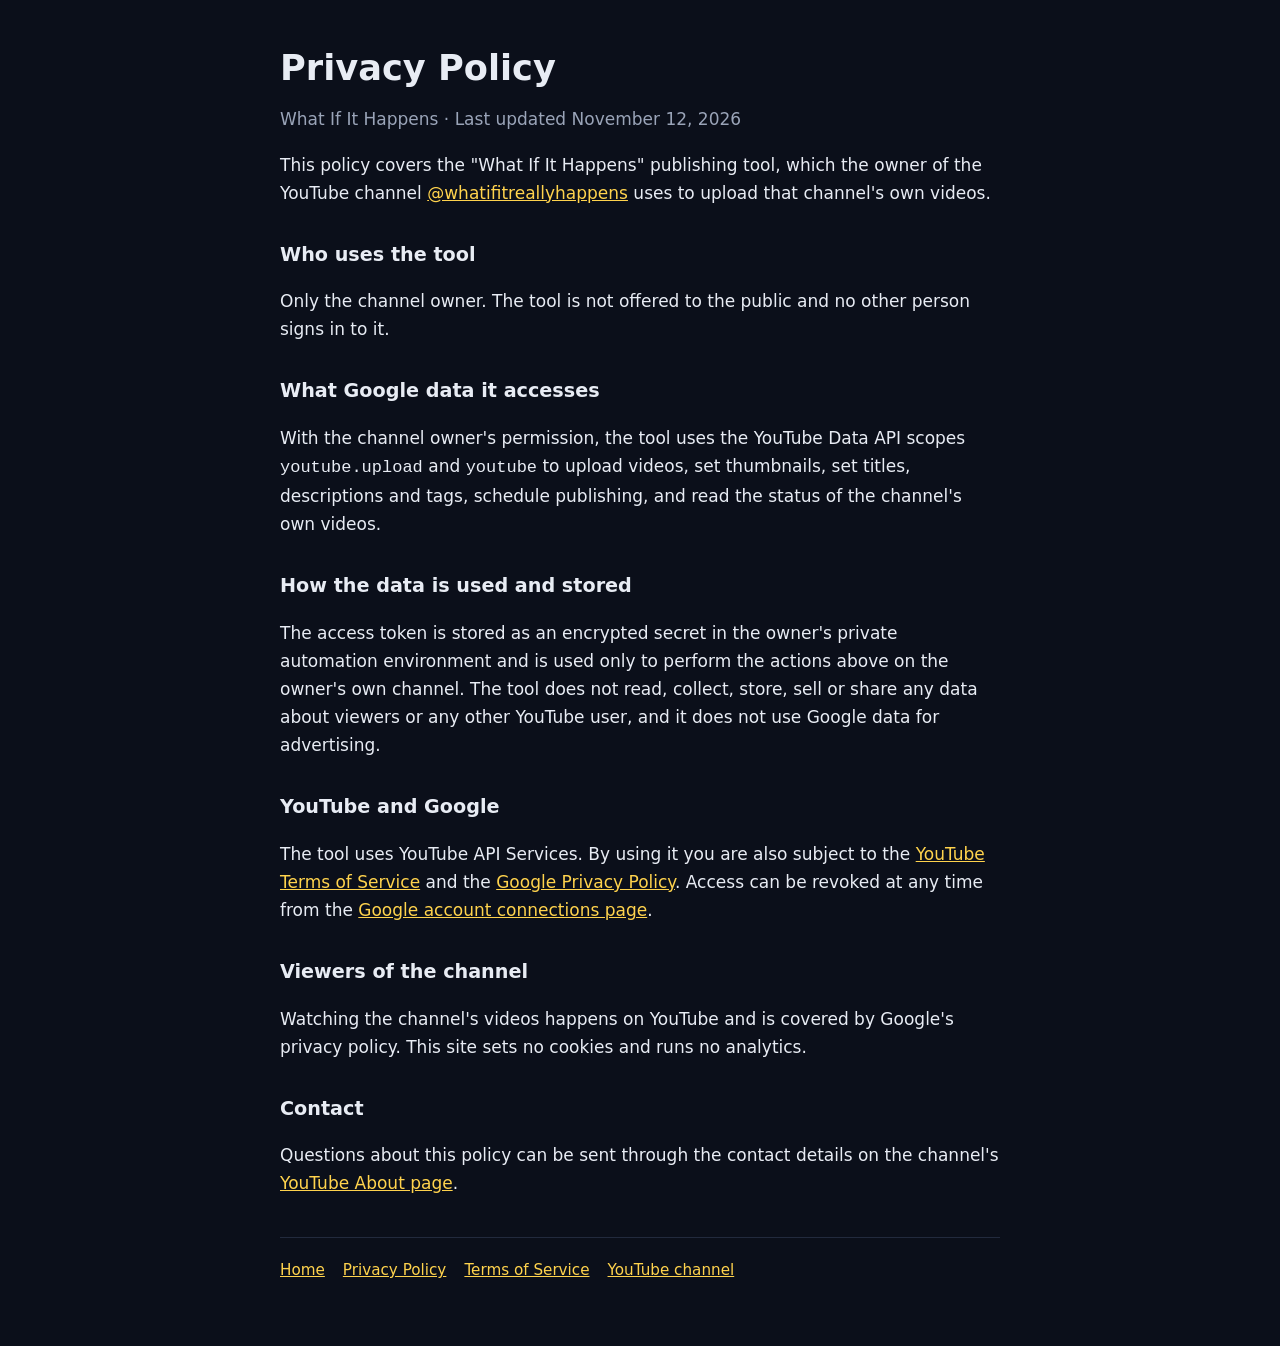
<file: whatif/privacy.html>
<!doctype html><html lang="en"><head><meta charset="utf-8"><meta name="viewport" content="width=device-width,initial-scale=1">
<title>Privacy Policy</title><link rel="stylesheet" href="style.css"></head>
<body><main>
<h1>Privacy Policy</h1>
<p class="muted">What If It Happens · Last updated November 12, 2026</p>
<p>This policy covers the "What If It Happens" publishing tool, which the owner of the YouTube channel <a href="https://www.youtube.com/@whatifitreallyhappens">@whatifitreallyhappens</a> uses to upload that channel's own videos.</p>
<h2>Who uses the tool</h2>
<p>Only the channel owner. The tool is not offered to the public and no other person signs in to it.</p>
<h2>What Google data it accesses</h2>
<p>With the channel owner's permission, the tool uses the YouTube Data API scopes <code>youtube.upload</code> and <code>youtube</code> to upload videos, set thumbnails, set titles, descriptions and tags, schedule publishing, and read the status of the channel's own videos.</p>
<h2>How the data is used and stored</h2>
<p>The access token is stored as an encrypted secret in the owner's private automation environment and is used only to perform the actions above on the owner's own channel. The tool does not read, collect, store, sell or share any data about viewers or any other YouTube user, and it does not use Google data for advertising.</p>
<h2>YouTube and Google</h2>
<p>The tool uses YouTube API Services. By using it you are also subject to the <a href="https://www.youtube.com/t/terms">YouTube Terms of Service</a> and the <a href="https://policies.google.com/privacy">Google Privacy Policy</a>. Access can be revoked at any time from the <a href="https://myaccount.google.com/connections">Google account connections page</a>.</p>
<h2>Viewers of the channel</h2>
<p>Watching the channel's videos happens on YouTube and is covered by Google's privacy policy. This site sets no cookies and runs no analytics.</p>
<h2>Contact</h2>
<p>Questions about this policy can be sent through the contact details on the channel's <a href="https://www.youtube.com/@whatifitreallyhappens/about">YouTube About page</a>.</p>
<nav><a href="./">Home</a><a href="privacy.html">Privacy Policy</a><a href="terms.html">Terms of Service</a><a href="https://www.youtube.com/@whatifitreallyhappens">YouTube channel</a></nav>
</main></body></html>
</file>
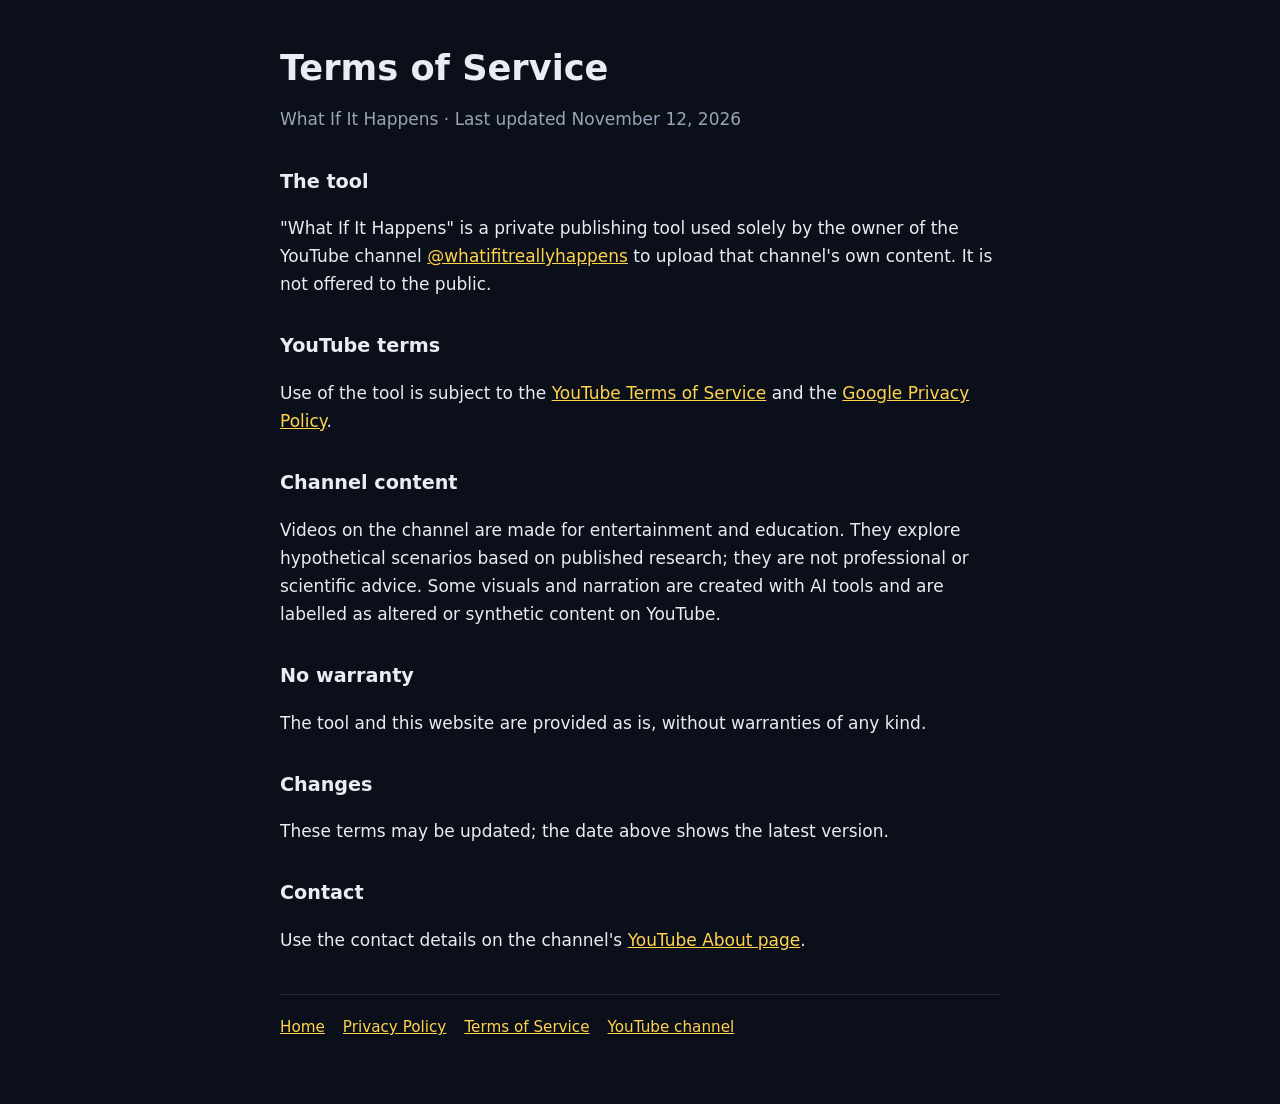
<file: whatif/terms.html>
<!doctype html><html lang="en"><head><meta charset="utf-8"><meta name="viewport" content="width=device-width,initial-scale=1">
<title>Terms of Service</title><link rel="stylesheet" href="style.css"></head>
<body><main>
<h1>Terms of Service</h1>
<p class="muted">What If It Happens · Last updated November 12, 2026</p>
<h2>The tool</h2>
<p>"What If It Happens" is a private publishing tool used solely by the owner of the YouTube channel <a href="https://www.youtube.com/@whatifitreallyhappens">@whatifitreallyhappens</a> to upload that channel's own content. It is not offered to the public.</p>
<h2>YouTube terms</h2>
<p>Use of the tool is subject to the <a href="https://www.youtube.com/t/terms">YouTube Terms of Service</a> and the <a href="https://policies.google.com/privacy">Google Privacy Policy</a>.</p>
<h2>Channel content</h2>
<p>Videos on the channel are made for entertainment and education. They explore hypothetical scenarios based on published research; they are not professional or scientific advice. Some visuals and narration are created with AI tools and are labelled as altered or synthetic content on YouTube.</p>
<h2>No warranty</h2>
<p>The tool and this website are provided as is, without warranties of any kind.</p>
<h2>Changes</h2>
<p>These terms may be updated; the date above shows the latest version.</p>
<h2>Contact</h2>
<p>Use the contact details on the channel's <a href="https://www.youtube.com/@whatifitreallyhappens/about">YouTube About page</a>.</p>
<nav><a href="./">Home</a><a href="privacy.html">Privacy Policy</a><a href="terms.html">Terms of Service</a><a href="https://www.youtube.com/@whatifitreallyhappens">YouTube channel</a></nav>
</main></body></html>
</file>
<file: whatif/style.css>
:root{--bg:#0b0f1a;--fg:#e8ecf4;--muted:#9aa4b8;--accent:#ffd34d;--card:#141a29}
*{box-sizing:border-box}body{margin:0;background:var(--bg);color:var(--fg);font:17px/1.65 system-ui,-apple-system,Segoe UI,Roboto,sans-serif}
main{max-width:760px;margin:0 auto;padding:48px 20px 64px}h1{font-size:2.2rem;line-height:1.15;margin:0 0 8px}h1 span{color:var(--accent)}
h2{font-size:1.2rem;margin:32px 0 8px}p,li{color:var(--fg)}.muted{color:var(--muted)}a{color:var(--accent)}
nav{display:flex;gap:18px;flex-wrap:wrap;margin-top:40px;padding-top:20px;border-top:1px solid #222a3d;font-size:.95rem}
.card{background:var(--card);border-radius:14px;padding:20px 22px;margin:24px 0}
</file>
